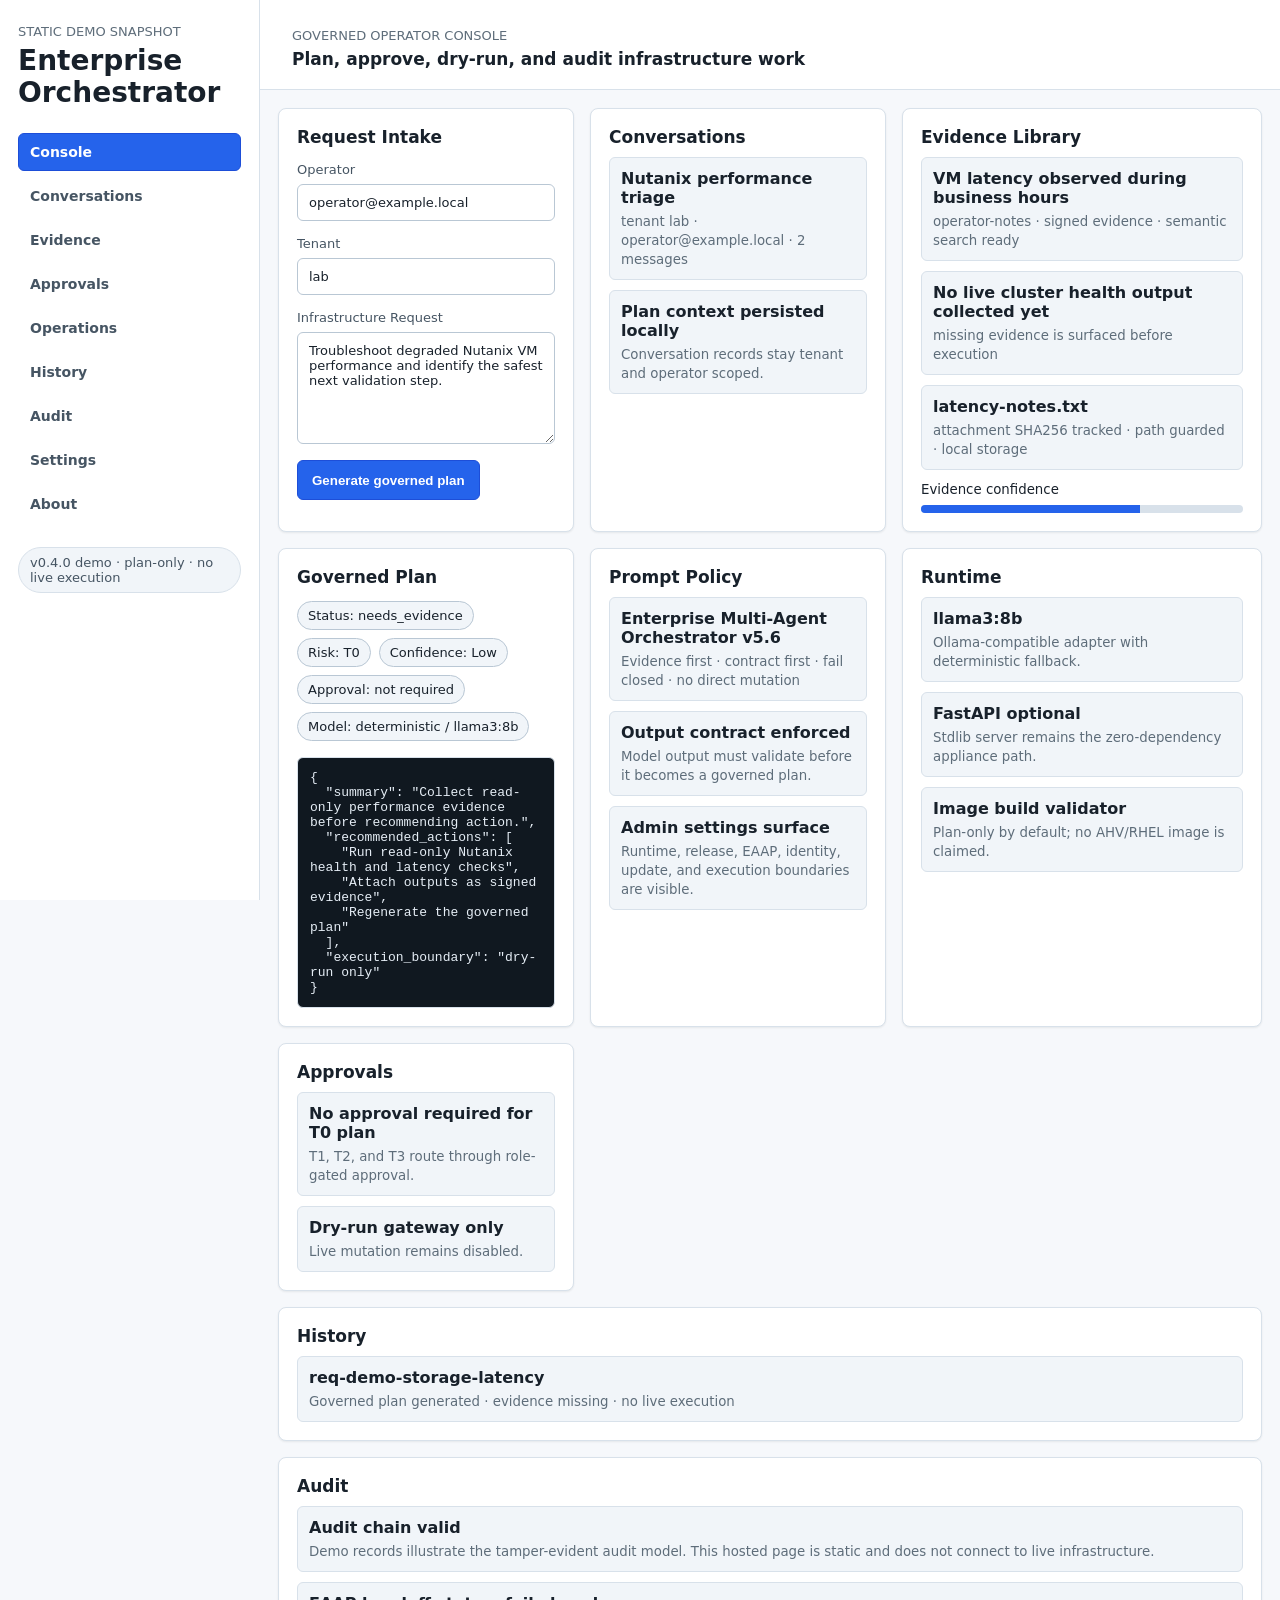
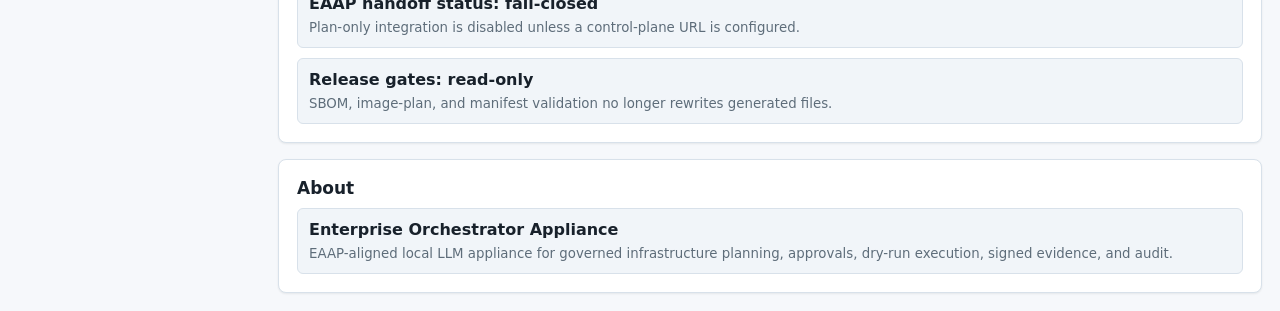
<file: docs/demo/index.html>
<!doctype html>
<html lang="en">
  <head>
    <meta charset="utf-8" />
    <meta name="viewport" content="width=device-width, initial-scale=1" />
    <title>Enterprise Orchestrator Appliance Demo</title>
    <style>
      :root {
        color-scheme: light;
        font-family: Inter, ui-sans-serif, system-ui, -apple-system, BlinkMacSystemFont, "Segoe UI", sans-serif;
        background: #f6f8fb;
        color: #18212b;
      }

      * {
        box-sizing: border-box;
      }

      body {
        margin: 0;
        min-width: 320px;
        background: #f6f8fb;
      }

      header {
        display: flex;
        align-items: center;
        justify-content: space-between;
        gap: 24px;
        padding: 28px 32px 20px;
        border-bottom: 1px solid #d8e1ea;
        background: #ffffff;
      }

      .eyebrow {
        margin: 0 0 6px;
        color: #5e6d7a;
        font-size: 13px;
        text-transform: uppercase;
      }

      h1,
      h2 {
        margin: 0;
        letter-spacing: 0;
      }

      h1 {
        font-size: 28px;
        line-height: 1.15;
      }

      h2 {
        font-size: 17px;
      }

      .status {
        border: 1px solid #d8e1ea;
        border-radius: 999px;
        padding: 7px 11px;
        color: #465563;
        background: #f1f5f9;
        font-size: 13px;
      }

      .appShell {
        display: grid;
        grid-template-columns: 260px minmax(0, 1fr);
        min-height: 100vh;
      }

      .sidebar {
        position: sticky;
        top: 0;
        display: flex;
        flex-direction: column;
        gap: 24px;
        height: 100vh;
        padding: 24px 18px;
        border-right: 1px solid #d8e1ea;
        background: #ffffff;
      }

      .sideNav {
        display: grid;
        gap: 6px;
      }

      .sideNav a {
        border: 1px solid transparent;
        border-radius: 6px;
        padding: 10px 11px;
        color: #465563;
        font-size: 14px;
        font-weight: 650;
        text-decoration: none;
      }

      .sideNav a:first-child {
        border-color: #1d4ed8;
        background: #2563eb;
        color: #ffffff;
      }

      .contentShell {
        min-width: 0;
      }

      .layout {
        display: grid;
        grid-template-columns: minmax(280px, 380px) minmax(280px, 380px) minmax(360px, 1fr);
        gap: 16px;
        padding: 18px;
      }

      .panel {
        min-width: 0;
        border: 1px solid #d8e1ea;
        border-radius: 8px;
        padding: 18px;
        background: #ffffff;
        box-shadow: 0 1px 2px rgb(24 33 43 / 8%);
      }

      .wide,
      .audit {
        grid-column: 1 / -1;
      }

      label {
        display: grid;
        gap: 7px;
        margin-top: 15px;
        color: #465563;
        font-size: 13px;
      }

      input,
      textarea {
        width: 100%;
        border: 1px solid #b9c7d4;
        border-radius: 6px;
        padding: 10px 11px;
        background: #ffffff;
        color: #18212b;
        font: inherit;
      }

      button {
        min-height: 40px;
        border: 1px solid #1d4ed8;
        border-radius: 6px;
        padding: 0 14px;
        margin-top: 16px;
        background: #2563eb;
        color: #ffffff;
        font-weight: 650;
      }

      .pillRow {
        display: flex;
        flex-wrap: wrap;
        gap: 8px;
        margin-top: 14px;
      }

      .pill {
        border: 1px solid #b9c7d4;
        border-radius: 999px;
        padding: 6px 10px;
        background: #f1f5f9;
        font-size: 13px;
      }

      .item {
        border: 1px solid #d8e1ea;
        border-radius: 6px;
        padding: 11px;
        margin-top: 10px;
        background: #f1f5f9;
      }

      .item strong {
        display: block;
        margin-bottom: 4px;
      }

      .item small {
        color: #5e6d7a;
      }

      .meter {
        display: grid;
        gap: 8px;
        margin-top: 12px;
      }

      .bar {
        height: 8px;
        overflow: hidden;
        border-radius: 999px;
        background: #d8e1ea;
      }

      .bar span {
        display: block;
        width: 68%;
        height: 100%;
        background: #2563eb;
      }

      pre {
        max-height: 420px;
        overflow: auto;
        margin: 16px 0 0;
        border: 1px solid #d8e1ea;
        border-radius: 6px;
        padding: 12px;
        background: #101820;
        color: #e5edf5;
        white-space: pre-wrap;
      }

      @media (max-width: 1100px) {
        .appShell {
          grid-template-columns: 220px minmax(0, 1fr);
        }

        .layout {
          grid-template-columns: 1fr 1fr;
        }

        .audit,
        .wide,
        .plan {
          grid-column: 1 / -1;
        }
      }

      @media (max-width: 720px) {
        .appShell {
          display: block;
        }

        .sidebar {
          position: static;
          height: auto;
          border-right: 0;
          border-bottom: 1px solid #d8e1ea;
        }

        .sideNav {
          grid-template-columns: 1fr 1fr;
        }

        header {
          align-items: flex-start;
          flex-direction: column;
          padding-left: 14px;
          padding-right: 14px;
        }

        .layout {
          grid-template-columns: 1fr;
          padding-left: 14px;
          padding-right: 14px;
        }
      }
    </style>
  </head>
  <body>
    <div class="appShell">
      <aside class="sidebar" aria-label="Demo navigation">
        <div>
          <p class="eyebrow">Static demo snapshot</p>
          <h1>Enterprise Orchestrator</h1>
        </div>
        <nav class="sideNav">
          <a href="#console">Console</a>
          <a href="#conversations">Conversations</a>
          <a href="#evidence">Evidence</a>
          <a href="#approvals">Approvals</a>
          <a href="#operations">Operations</a>
          <a href="#history">History</a>
          <a href="#audit">Audit</a>
          <a href="#settings">Settings</a>
          <a href="#about">About</a>
        </nav>
        <div class="status">v0.4.0 demo · plan-only · no live execution</div>
      </aside>

      <div class="contentShell">
        <header>
          <div>
            <p class="eyebrow">Governed operator console</p>
            <h2>Plan, approve, dry-run, and audit infrastructure work</h2>
          </div>
        </header>

        <main class="layout">
      <section class="panel" id="console">
        <h2>Request Intake</h2>
        <label>
          Operator
          <input value="operator@example.local" readonly />
        </label>
        <label>
          Tenant
          <input value="lab" readonly />
        </label>
        <label>
          Infrastructure Request
          <textarea rows="6" readonly>Troubleshoot degraded Nutanix VM performance and identify the safest next validation step.</textarea>
        </label>
        <button type="button">Generate governed plan</button>
      </section>

      <section class="panel" id="conversations">
        <h2>Conversations</h2>
        <div class="item">
          <strong>Nutanix performance triage</strong>
          <small>tenant lab · operator@example.local · 2 messages</small>
        </div>
        <div class="item">
          <strong>Plan context persisted locally</strong>
          <small>Conversation records stay tenant and operator scoped.</small>
        </div>
      </section>

      <section class="panel" id="evidence">
        <h2>Evidence Library</h2>
        <div class="item">
          <strong>VM latency observed during business hours</strong>
          <small>operator-notes · signed evidence · semantic search ready</small>
        </div>
        <div class="item">
          <strong>No live cluster health output collected yet</strong>
          <small>missing evidence is surfaced before execution</small>
        </div>
        <div class="item">
          <strong>latency-notes.txt</strong>
          <small>attachment SHA256 tracked · path guarded · local storage</small>
        </div>
        <div class="meter">
          <small>Evidence confidence</small>
          <div class="bar"><span></span></div>
        </div>
      </section>

      <section class="panel plan" id="operations">
        <h2>Governed Plan</h2>
        <div class="pillRow">
          <span class="pill">Status: needs_evidence</span>
          <span class="pill">Risk: T0</span>
          <span class="pill">Confidence: Low</span>
          <span class="pill">Approval: not required</span>
          <span class="pill">Model: deterministic / llama3:8b</span>
        </div>
        <pre>{
  "summary": "Collect read-only performance evidence before recommending action.",
  "recommended_actions": [
    "Run read-only Nutanix health and latency checks",
    "Attach outputs as signed evidence",
    "Regenerate the governed plan"
  ],
  "execution_boundary": "dry-run only"
}</pre>
      </section>

      <section class="panel" id="settings">
        <h2>Prompt Policy</h2>
        <div class="item">
          <strong>Enterprise Multi-Agent Orchestrator v5.6</strong>
          <small>Evidence first · contract first · fail closed · no direct mutation</small>
        </div>
        <div class="item">
          <strong>Output contract enforced</strong>
          <small>Model output must validate before it becomes a governed plan.</small>
        </div>
        <div class="item">
          <strong>Admin settings surface</strong>
          <small>Runtime, release, EAAP, identity, update, and execution boundaries are visible.</small>
        </div>
      </section>

      <section class="panel">
        <h2>Runtime</h2>
        <div class="item">
          <strong>llama3:8b</strong>
          <small>Ollama-compatible adapter with deterministic fallback.</small>
        </div>
        <div class="item">
          <strong>FastAPI optional</strong>
          <small>Stdlib server remains the zero-dependency appliance path.</small>
        </div>
        <div class="item">
          <strong>Image build validator</strong>
          <small>Plan-only by default; no AHV/RHEL image is claimed.</small>
        </div>
      </section>

      <section class="panel" id="approvals">
        <h2>Approvals</h2>
        <div class="item">
          <strong>No approval required for T0 plan</strong>
          <small>T1, T2, and T3 route through role-gated approval.</small>
        </div>
        <div class="item">
          <strong>Dry-run gateway only</strong>
          <small>Live mutation remains disabled.</small>
        </div>
      </section>

      <section class="panel wide" id="history">
        <h2>History</h2>
        <div class="item">
          <strong>req-demo-storage-latency</strong>
          <small>Governed plan generated · evidence missing · no live execution</small>
        </div>
      </section>

      <section class="panel audit" id="audit">
        <h2>Audit</h2>
        <div class="item">
          <strong>Audit chain valid</strong>
          <small>Demo records illustrate the tamper-evident audit model. This hosted page is static and does not connect to live infrastructure.</small>
        </div>
        <div class="item">
          <strong>EAAP handoff status: fail-closed</strong>
          <small>Plan-only integration is disabled unless a control-plane URL is configured.</small>
        </div>
        <div class="item">
          <strong>Release gates: read-only</strong>
          <small>SBOM, image-plan, and manifest validation no longer rewrites generated files.</small>
        </div>
      </section>
      <section class="panel wide" id="about">
        <h2>About</h2>
        <div class="item">
          <strong>Enterprise Orchestrator Appliance</strong>
          <small>EAAP-aligned local LLM appliance for governed infrastructure planning, approvals, dry-run execution, signed evidence, and audit.</small>
        </div>
      </section>
        </main>
      </div>
    </div>
  </body>
</html>
</file>
